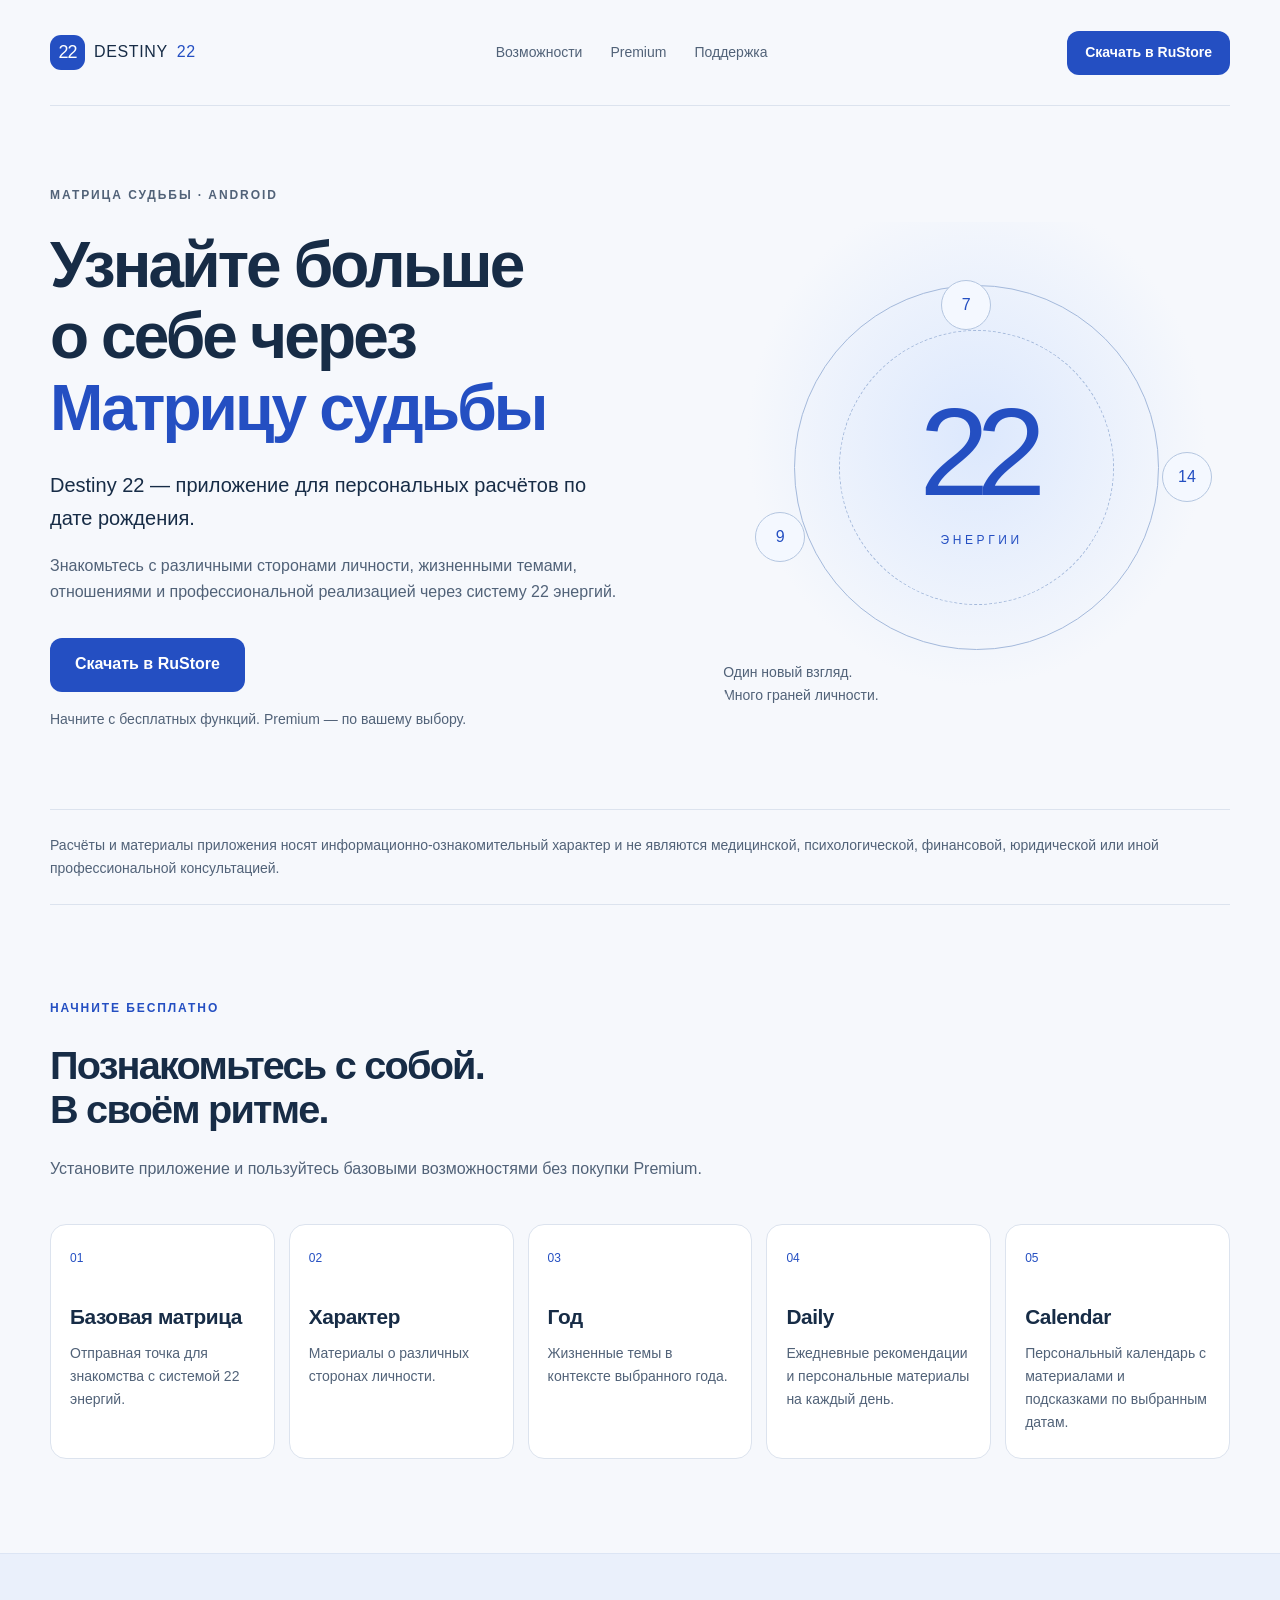
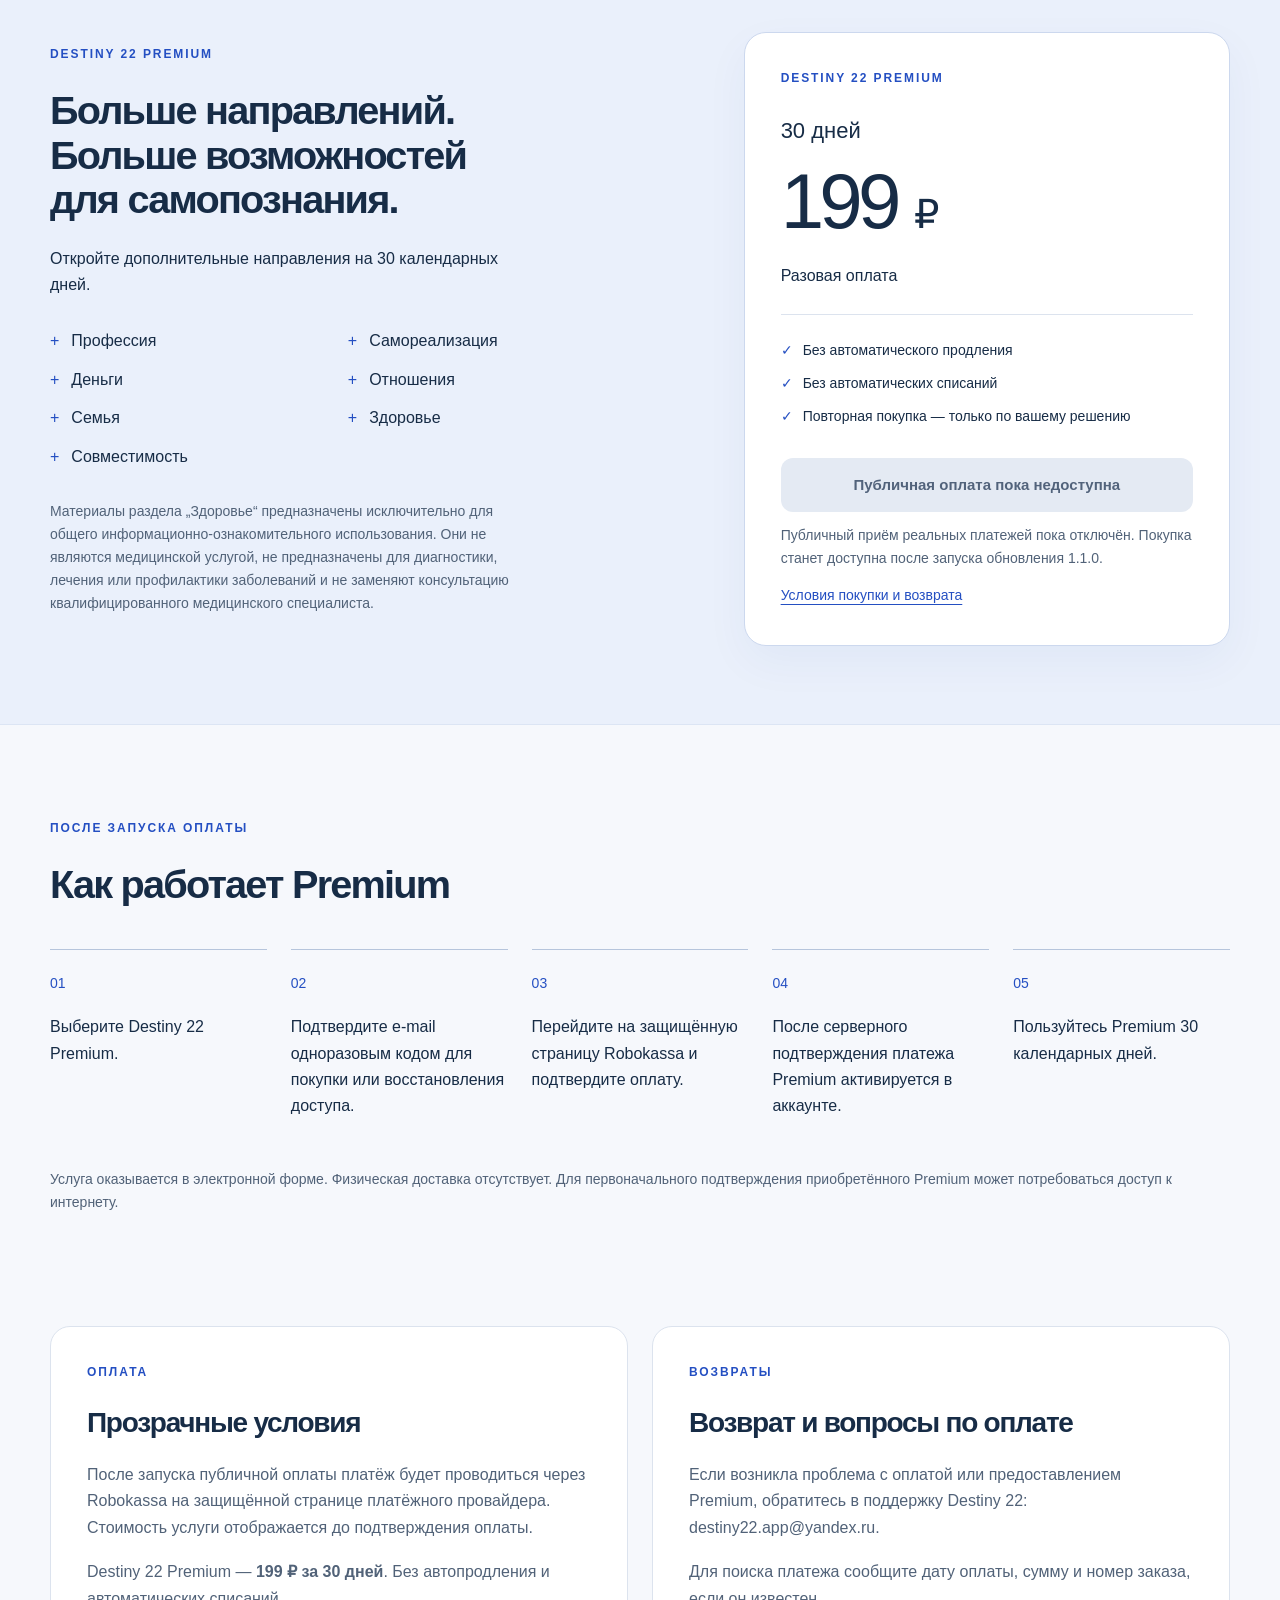
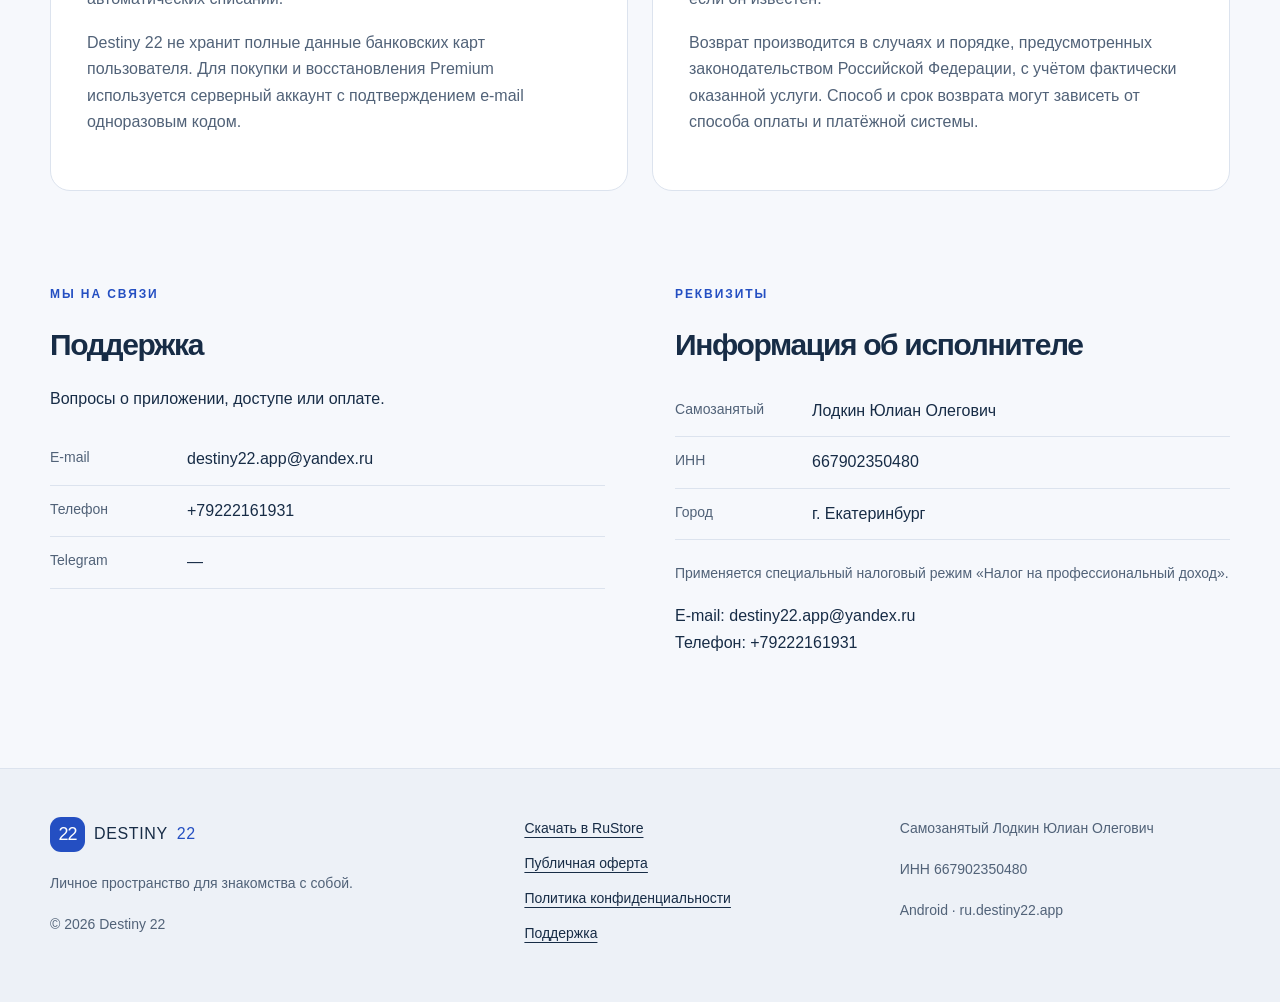
<file: index.html>
<!doctype html><html lang="ru"><head><meta charset="utf-8"><meta name="viewport" content="width=device-width, initial-scale=1"><title>Destiny 22 — Матрица судьбы</title><meta name="description" content="Destiny 22 — Android-приложение для персональных расчётов по системе 22 энергий. Бесплатные функции и Premium-доступ."><meta property="og:type" content="website"><meta property="og:locale" content="ru_RU"><meta property="og:site_name" content="Destiny 22"><meta property="og:title" content="Destiny 22 — Матрица судьбы"><meta property="og:description" content="Destiny 22 — Android-приложение для персональных расчётов по системе 22 энергий. Бесплатные функции и Premium-доступ."><meta name="theme-color" content="#f6f8fc"><link rel="icon" href="assets/favicon.svg" type="image/svg+xml"><link rel="stylesheet" href="assets/style.css"><script src="assets/config.js" defer></script><script src="assets/site.js" defer></script></head><body><a class="skip" href="#main">К содержанию</a><header class="header wrap"><a class="brand" href="index.html" aria-label="Destiny 22 — главная"><span class="mark">22</span> DESTINY <b>22</b></a><nav aria-label="Основная навигация"><a href="index.html#features">Возможности</a><a href="index.html#premium">Premium</a><a href="index.html#support">Поддержка</a></nav><a class="button small" href="https://www.rustore.ru/catalog/app/ru.destiny22.app" target="_blank" rel="noopener noreferrer">Скачать в RuStore</a></header>
<main id="main"><section class="hero wrap"><div class="hero-copy"><p class="eyebrow">МАТРИЦА СУДЬБЫ · ANDROID</p><h1>Узнайте больше<br>о себе через<br><span>Матрицу судьбы</span></h1><p class="lead">Destiny 22 — приложение для персональных расчётов по дате рождения.</p><p>Знакомьтесь с различными сторонами личности, жизненными темами, отношениями и профессиональной реализацией через систему 22 энергий.</p><a class="button" href="https://www.rustore.ru/catalog/app/ru.destiny22.app" target="_blank" rel="noopener noreferrer">Скачать в RuStore</a><p class="fine">Начните с бесплатных функций. Premium — по вашему выбору.</p></div><div class="hero-art" aria-hidden="true"><div class="orbit orbit-one"></div><div class="orbit orbit-two"></div><span class="energy e1">7</span><span class="energy e2">14</span><span class="energy e3">9</span><div class="center-number">22<small>ЭНЕРГИИ</small></div><div class="art-label">Один новый взгляд.<br>Много граней личности.</div></div></section>
<div class="wrap"><p class="disclaimer">Расчёты и материалы приложения носят информационно-ознакомительный характер и не являются медицинской, психологической, финансовой, юридической или иной профессиональной консультацией.</p></div>
<section class="section wrap" id="features"><div class="section-heading"><p class="eyebrow">НАЧНИТЕ БЕСПЛАТНО</p><h2>Познакомьтесь с собой.<br>В своём ритме.</h2><p>Установите приложение и пользуйтесь базовыми возможностями без покупки Premium.</p></div><div class="free-grid"><article class="feature"><span class="feature-num">01</span><h3>Базовая матрица</h3><p>Отправная точка для знакомства с системой 22 энергий.</p></article><article class="feature"><span class="feature-num">02</span><h3>Характер</h3><p>Материалы о различных сторонах личности.</p></article><article class="feature"><span class="feature-num">03</span><h3>Год</h3><p>Жизненные темы в контексте выбранного года.</p></article><article class="feature"><span class="feature-num">04</span><h3>Daily</h3><p>Ежедневные рекомендации и персональные материалы на каждый день.</p></article><article class="feature"><span class="feature-num">05</span><h3>Calendar</h3><p>Персональный календарь с материалами и подсказками по выбранным датам.</p></article>
</div></section><section class="premium-section" id="premium"><div class="wrap premium-grid"><div><p class="eyebrow">DESTINY 22 PREMIUM</p><h2>Больше направлений.<br>Больше возможностей<br>для самопознания.</h2><p>Откройте дополнительные направления на 30 календарных дней.</p><ul class="premium-features"><li>Профессия</li><li>Самореализация</li><li>Деньги</li><li>Отношения</li><li>Семья</li><li>Здоровье</li><li>Совместимость</li>
</ul><p class="fine">Материалы раздела „Здоровье“ предназначены исключительно для общего информационно-ознакомительного использования. Они не являются медицинской услугой, не предназначены для диагностики, лечения или профилактики заболеваний и не заменяют консультацию квалифицированного медицинского специалиста.</p></div><article class="price-card"><p class="eyebrow">DESTINY 22 PREMIUM</p><p class="duration">30 дней</p><p class="price">199 <span>₽</span></p><p>Разовая оплата</p><div class="price-divider"></div><ul class="checks"><li>Без автоматического продления</li><li>Без автоматических списаний</li><li>Повторная покупка — только по вашему решению</li></ul><div id="payment-slot"><button class="button payment-button" disabled aria-describedby="payment-status">Публичная оплата пока недоступна</button></div><p class="fine" id="payment-status">Публичный приём реальных платежей пока отключён. Покупка станет доступна после запуска обновления 1.1.0.</p><a class="text-link" href="offer/index.html">Условия покупки и возврата</a></article></div></section>
<section class="section wrap" id="how"><div class="section-heading"><p class="eyebrow">ПОСЛЕ ЗАПУСКА ОПЛАТЫ</p><h2>Как работает Premium</h2></div><ol class="steps"><li><span>01</span><p>Выберите Destiny 22 Premium.</p></li><li><span>02</span><p>Подтвердите e-mail одноразовым кодом для покупки или восстановления доступа.</p></li><li><span>03</span><p>Перейдите на защищённую страницу Robokassa и подтвердите оплату.</p></li><li><span>04</span><p>После серверного подтверждения платежа Premium активируется в аккаунте.</p></li><li><span>05</span><p>Пользуйтесь Premium 30 календарных дней.</p></li>
</ol><p class="fine">Услуга оказывается в электронной форме. Физическая доставка отсутствует. Для первоначального подтверждения приобретённого Premium может потребоваться доступ к интернету.</p></section>
<section class="wrap info-grid"><article class="info-card"><p class="eyebrow">ОПЛАТА</p><h2>Прозрачные условия</h2><p>После запуска публичной оплаты платёж будет проводиться через Robokassa на защищённой странице платёжного провайдера. Стоимость услуги отображается до подтверждения оплаты.</p><p>Destiny 22 Premium — <strong>199 ₽ за 30 дней</strong>. Без автопродления и автоматических списаний.</p><p>Destiny 22 не хранит полные данные банковских карт пользователя. Для покупки и восстановления Premium используется серверный аккаунт с подтверждением e-mail одноразовым кодом.</p></article><article class="info-card" id="refunds"><p class="eyebrow">ВОЗВРАТЫ</p><h2>Возврат и вопросы по оплате</h2><p>Если возникла проблема с оплатой или предоставлением Premium, обратитесь в поддержку Destiny 22: <span data-contact="email">destiny22.app@yandex.ru</span>.</p><p>Для поиска платежа сообщите дату оплаты, сумму и номер заказа, если он известен.</p><p>Возврат производится в случаях и порядке, предусмотренных законодательством Российской Федерации, с учётом фактически оказанной услуги. Способ и срок возврата могут зависеть от способа оплаты и платёжной системы.</p></article></section>
<section class="section wrap contact-grid"><article id="support"><p class="eyebrow">МЫ НА СВЯЗИ</p><h2>Поддержка</h2><p>Вопросы о приложении, доступе или оплате.</p><dl class="details"><div><dt>E-mail</dt><dd><span data-contact="email">destiny22.app@yandex.ru</span></dd></div><div><dt>Телефон</dt><dd><span data-contact="phone">+79222161931</span></dd></div><div><dt>Telegram</dt><dd><span data-contact="telegram">—</span></dd></div></dl></article><article><p class="eyebrow">РЕКВИЗИТЫ</p><h2>Информация об исполнителе</h2><dl class="details"><div><dt>Самозанятый</dt><dd data-field="fullName">Лодкин Юлиан Олегович</dd></div><div><dt>ИНН</dt><dd data-field="inn">667902350480</dd></div><div><dt>Город</dt><dd data-field="city">г. Екатеринбург</dd></div></dl><p class="fine">Применяется специальный налоговый режим «Налог на профессиональный доход».</p><p>E-mail: <span data-contact="email">destiny22.app@yandex.ru</span><br>Телефон: <span data-contact="phone">+79222161931</span></p></article></section></main><footer class="footer"><div class="wrap footer-grid"><div><a class="brand" href="index.html"><span class="mark">22</span> DESTINY <b>22</b></a><p>Личное пространство для знакомства с собой.</p><p class="fine">© 2026 Destiny 22</p></div><nav aria-label="Ссылки в подвале"><a href="https://www.rustore.ru/catalog/app/ru.destiny22.app" target="_blank" rel="noopener noreferrer">Скачать в RuStore</a><a href="offer/index.html">Публичная оферта</a><a href="privacy/index.html">Политика конфиденциальности</a><a href="index.html#support">Поддержка</a></nav><div><p>Самозанятый <span data-field="fullName">Лодкин Юлиан Олегович</span></p><p>ИНН <span data-field="inn">667902350480</span></p><p class="fine">Android · ru.destiny22.app</p></div></div></footer></body></html>
</file>
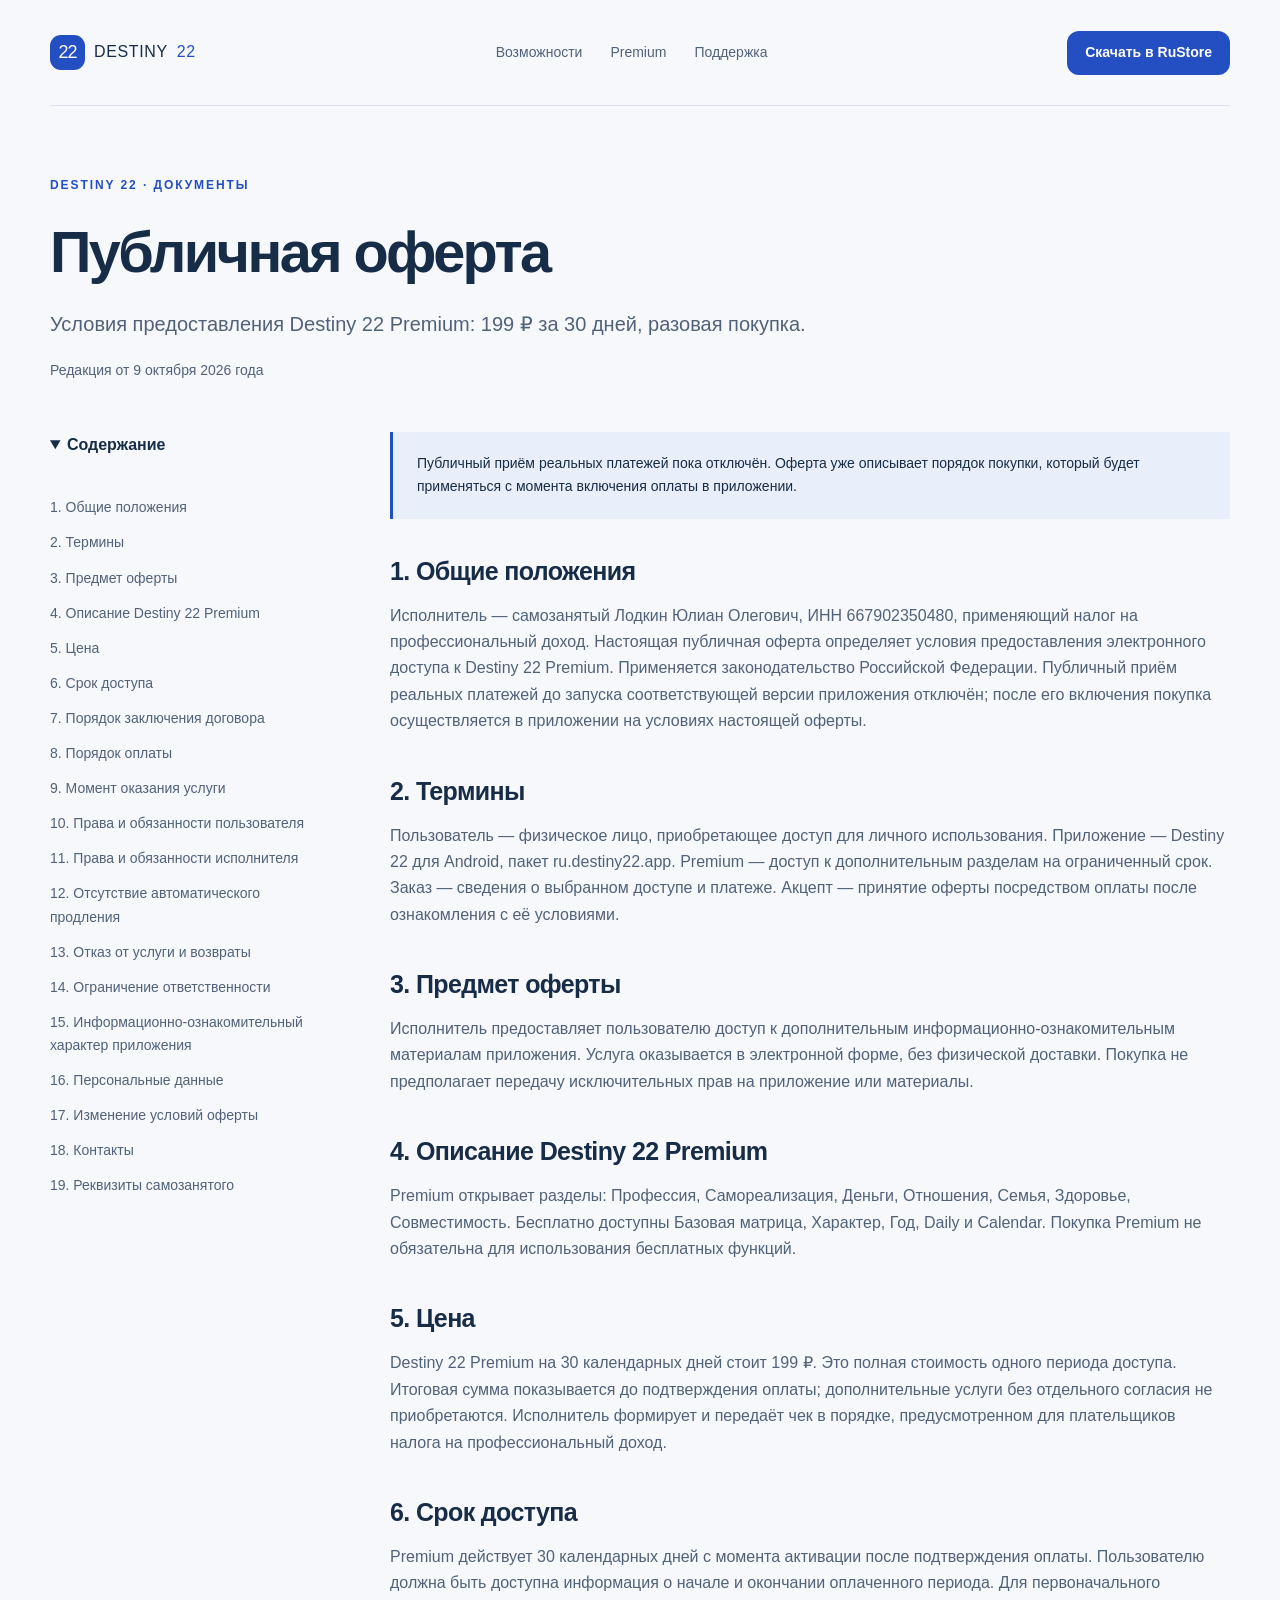
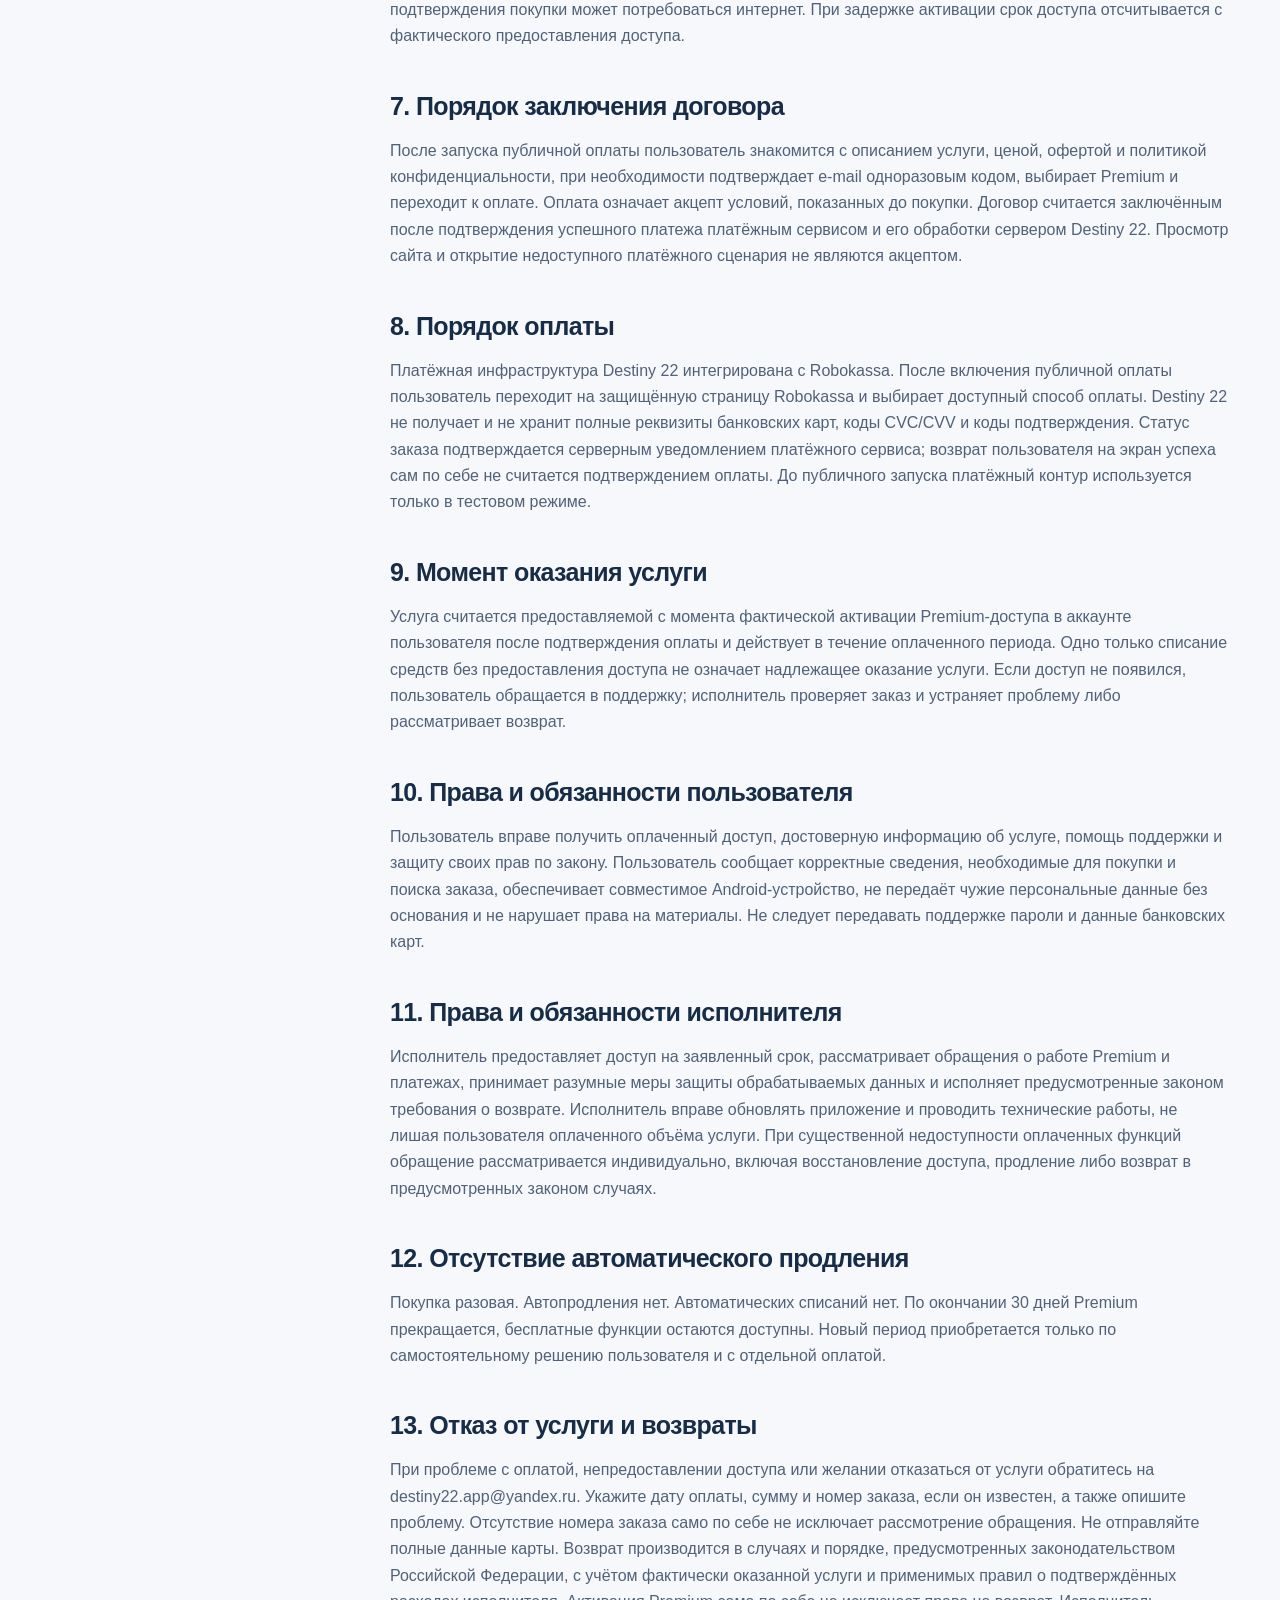
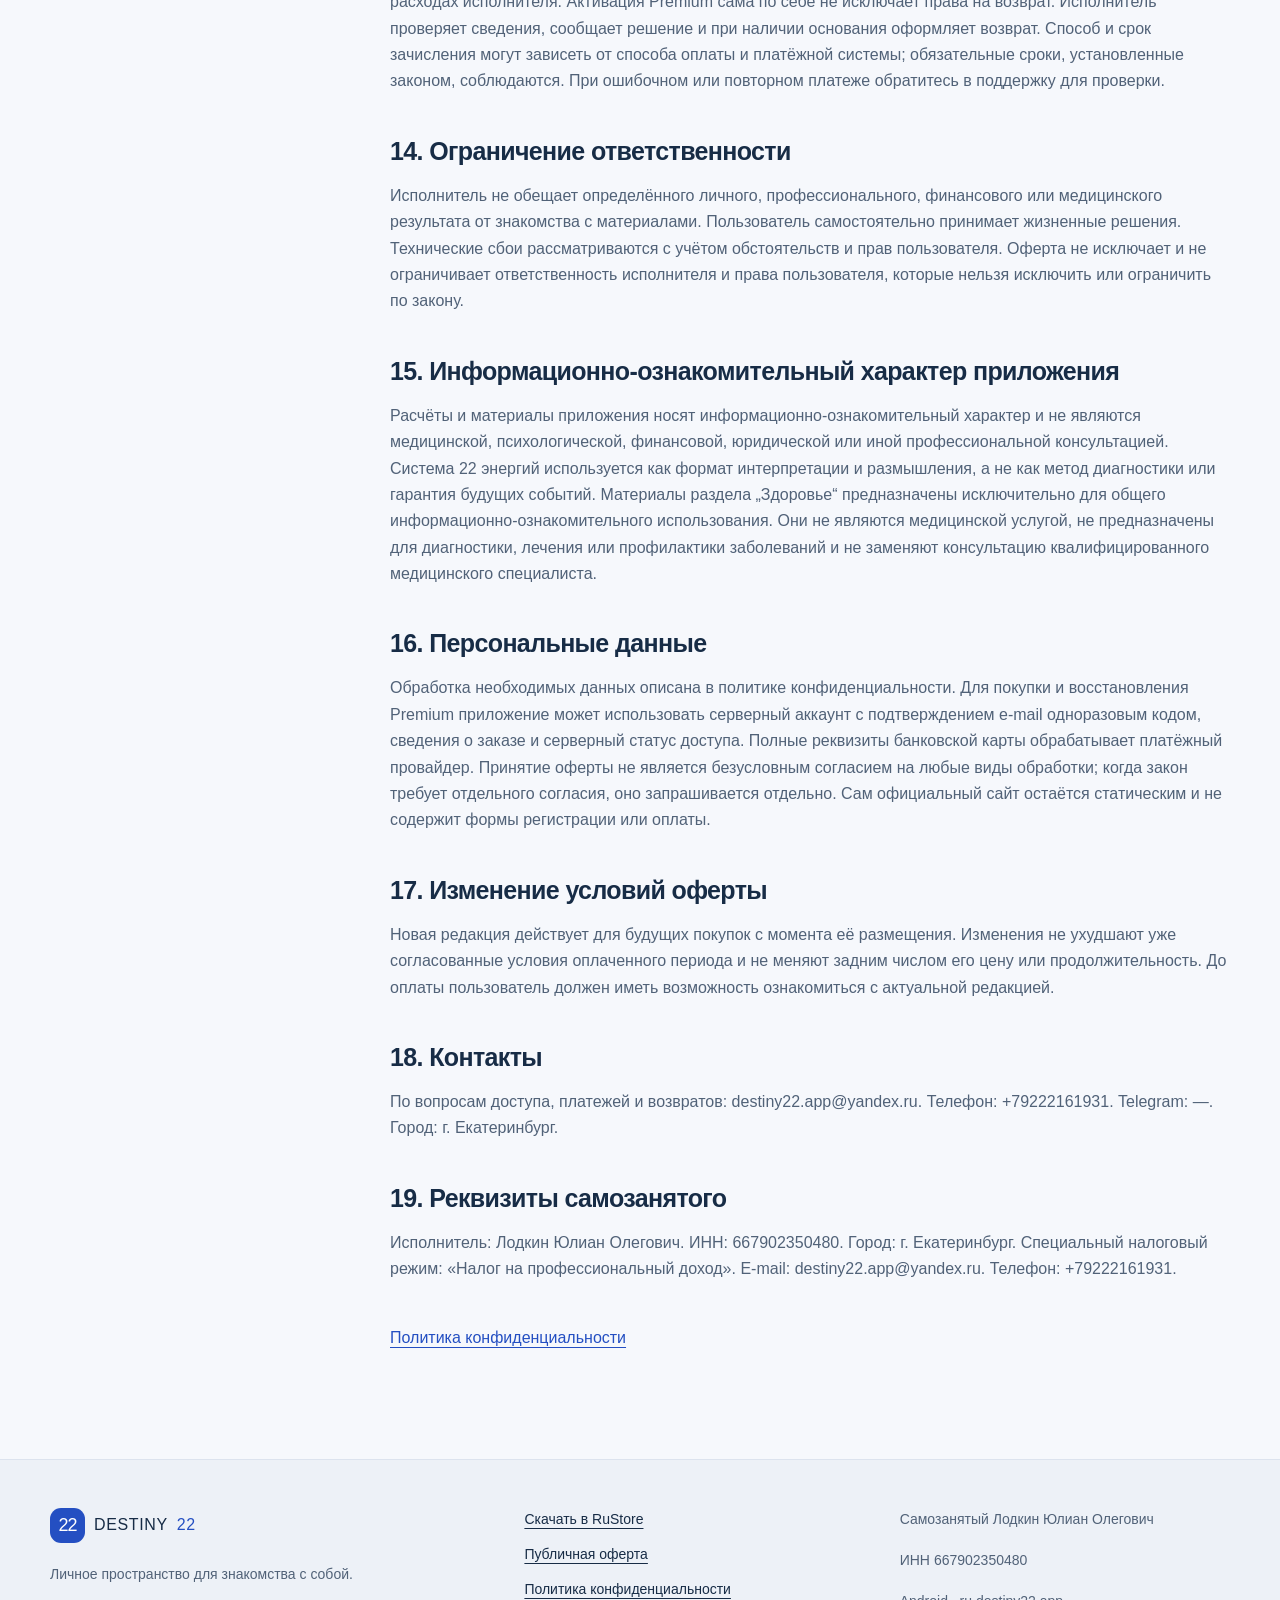
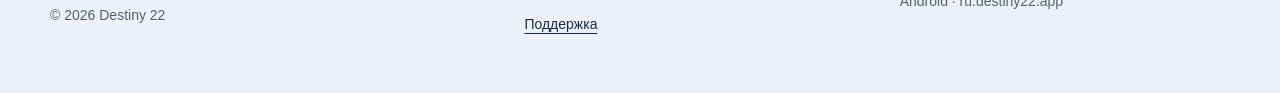
<file: offer/index.html>
<!doctype html><html lang="ru"><head><meta charset="utf-8"><meta name="viewport" content="width=device-width, initial-scale=1"><title>Публичная оферта — Destiny 22</title><meta name="description" content="Условия предоставления Destiny 22 Premium: 199 ₽ за 30 дней, разовая покупка."><meta property="og:type" content="website"><meta property="og:locale" content="ru_RU"><meta property="og:site_name" content="Destiny 22"><meta property="og:title" content="Публичная оферта — Destiny 22"><meta property="og:description" content="Условия предоставления Destiny 22 Premium: 199 ₽ за 30 дней, разовая покупка."><meta name="theme-color" content="#f6f8fc"><link rel="icon" href="../assets/favicon.svg" type="image/svg+xml"><link rel="stylesheet" href="../assets/style.css"><script src="../assets/config.js" defer></script><script src="../assets/site.js" defer></script></head><body><a class="skip" href="#main">К содержанию</a><header class="header wrap"><a class="brand" href="../index.html" aria-label="Destiny 22 — главная"><span class="mark">22</span> DESTINY <b>22</b></a><nav aria-label="Основная навигация"><a href="../index.html#features">Возможности</a><a href="../index.html#premium">Premium</a><a href="../index.html#support">Поддержка</a></nav><a class="button small" href="https://www.rustore.ru/catalog/app/ru.destiny22.app" target="_blank" rel="noopener noreferrer">Скачать в RuStore</a></header><main id="main" class="wrap legal"><p class="eyebrow">DESTINY 22 · ДОКУМЕНТЫ</p><h1>Публичная оферта</h1><p class="lead">Условия предоставления Destiny 22 Premium: 199 ₽ за 30 дней, разовая покупка.</p><p class="fine">Редакция от 9 октября 2026 года</p><div class="legal-layout"><aside><details open><summary>Содержание</summary><nav aria-label="Содержание документа"><a href="#section-1">1. Общие положения</a><a href="#section-2">2. Термины</a><a href="#section-3">3. Предмет оферты</a><a href="#section-4">4. Описание Destiny 22 Premium</a><a href="#section-5">5. Цена</a><a href="#section-6">6. Срок доступа</a><a href="#section-7">7. Порядок заключения договора</a><a href="#section-8">8. Порядок оплаты</a><a href="#section-9">9. Момент оказания услуги</a><a href="#section-10">10. Права и обязанности пользователя</a><a href="#section-11">11. Права и обязанности исполнителя</a><a href="#section-12">12. Отсутствие автоматического продления</a><a href="#section-13">13. Отказ от услуги и возвраты</a><a href="#section-14">14. Ограничение ответственности</a><a href="#section-15">15. Информационно-ознакомительный характер приложения</a><a href="#section-16">16. Персональные данные</a><a href="#section-17">17. Изменение условий оферты</a><a href="#section-18">18. Контакты</a><a href="#section-19">19. Реквизиты самозанятого</a></nav></details></aside><article class="legal-body"><div class="notice">Публичный приём реальных платежей пока отключён. Оферта уже описывает порядок покупки, который будет применяться с момента включения оплаты в приложении.</div><section id="section-1"><h2>1. Общие положения</h2><p>Исполнитель — самозанятый Лодкин Юлиан Олегович, ИНН 667902350480, применяющий налог на профессиональный доход. Настоящая публичная оферта определяет условия предоставления электронного доступа к Destiny 22 Premium. Применяется законодательство Российской Федерации. Публичный приём реальных платежей до запуска соответствующей версии приложения отключён; после его включения покупка осуществляется в приложении на условиях настоящей оферты.</p></section><section id="section-2"><h2>2. Термины</h2><p>Пользователь — физическое лицо, приобретающее доступ для личного использования. Приложение — Destiny 22 для Android, пакет ru.destiny22.app. Premium — доступ к дополнительным разделам на ограниченный срок. Заказ — сведения о выбранном доступе и платеже. Акцепт — принятие оферты посредством оплаты после ознакомления с её условиями.</p></section><section id="section-3"><h2>3. Предмет оферты</h2><p>Исполнитель предоставляет пользователю доступ к дополнительным информационно-ознакомительным материалам приложения. Услуга оказывается в электронной форме, без физической доставки. Покупка не предполагает передачу исключительных прав на приложение или материалы.</p></section><section id="section-4"><h2>4. Описание Destiny 22 Premium</h2><p>Premium открывает разделы: Профессия, Самореализация, Деньги, Отношения, Семья, Здоровье, Совместимость. Бесплатно доступны Базовая матрица, Характер, Год, Daily и Calendar. Покупка Premium не обязательна для использования бесплатных функций.</p></section><section id="section-5"><h2>5. Цена</h2><p>Destiny 22 Premium на 30 календарных дней стоит 199 ₽. Это полная стоимость одного периода доступа. Итоговая сумма показывается до подтверждения оплаты; дополнительные услуги без отдельного согласия не приобретаются. Исполнитель формирует и передаёт чек в порядке, предусмотренном для плательщиков налога на профессиональный доход.</p></section><section id="section-6"><h2>6. Срок доступа</h2><p>Premium действует 30 календарных дней с момента активации после подтверждения оплаты. Пользователю должна быть доступна информация о начале и окончании оплаченного периода. Для первоначального подтверждения покупки может потребоваться интернет. При задержке активации срок доступа отсчитывается с фактического предоставления доступа.</p></section><section id="section-7"><h2>7. Порядок заключения договора</h2><p>После запуска публичной оплаты пользователь знакомится с описанием услуги, ценой, офертой и политикой конфиденциальности, при необходимости подтверждает e-mail одноразовым кодом, выбирает Premium и переходит к оплате. Оплата означает акцепт условий, показанных до покупки. Договор считается заключённым после подтверждения успешного платежа платёжным сервисом и его обработки сервером Destiny 22. Просмотр сайта и открытие недоступного платёжного сценария не являются акцептом.</p></section><section id="section-8"><h2>8. Порядок оплаты</h2><p>Платёжная инфраструктура Destiny 22 интегрирована с Robokassa. После включения публичной оплаты пользователь переходит на защищённую страницу Robokassa и выбирает доступный способ оплаты. Destiny 22 не получает и не хранит полные реквизиты банковских карт, коды CVC/CVV и коды подтверждения. Статус заказа подтверждается серверным уведомлением платёжного сервиса; возврат пользователя на экран успеха сам по себе не считается подтверждением оплаты. До публичного запуска платёжный контур используется только в тестовом режиме.</p></section><section id="section-9"><h2>9. Момент оказания услуги</h2><p>Услуга считается предоставляемой с момента фактической активации Premium-доступа в аккаунте пользователя после подтверждения оплаты и действует в течение оплаченного периода. Одно только списание средств без предоставления доступа не означает надлежащее оказание услуги. Если доступ не появился, пользователь обращается в поддержку; исполнитель проверяет заказ и устраняет проблему либо рассматривает возврат.</p></section><section id="section-10"><h2>10. Права и обязанности пользователя</h2><p>Пользователь вправе получить оплаченный доступ, достоверную информацию об услуге, помощь поддержки и защиту своих прав по закону. Пользователь сообщает корректные сведения, необходимые для покупки и поиска заказа, обеспечивает совместимое Android-устройство, не передаёт чужие персональные данные без основания и не нарушает права на материалы. Не следует передавать поддержке пароли и данные банковских карт.</p></section><section id="section-11"><h2>11. Права и обязанности исполнителя</h2><p>Исполнитель предоставляет доступ на заявленный срок, рассматривает обращения о работе Premium и платежах, принимает разумные меры защиты обрабатываемых данных и исполняет предусмотренные законом требования о возврате. Исполнитель вправе обновлять приложение и проводить технические работы, не лишая пользователя оплаченного объёма услуги. При существенной недоступности оплаченных функций обращение рассматривается индивидуально, включая восстановление доступа, продление либо возврат в предусмотренных законом случаях.</p></section><section id="section-12"><h2>12. Отсутствие автоматического продления</h2><p>Покупка разовая. Автопродления нет. Автоматических списаний нет. По окончании 30 дней Premium прекращается, бесплатные функции остаются доступны. Новый период приобретается только по самостоятельному решению пользователя и с отдельной оплатой.</p></section><section id="section-13"><h2>13. Отказ от услуги и возвраты</h2><p>При проблеме с оплатой, непредоставлении доступа или желании отказаться от услуги обратитесь на destiny22.app@yandex.ru. Укажите дату оплаты, сумму и номер заказа, если он известен, а также опишите проблему. Отсутствие номера заказа само по себе не исключает рассмотрение обращения. Не отправляйте полные данные карты. Возврат производится в случаях и порядке, предусмотренных законодательством Российской Федерации, с учётом фактически оказанной услуги и применимых правил о подтверждённых расходах исполнителя. Активация Premium сама по себе не исключает права на возврат. Исполнитель проверяет сведения, сообщает решение и при наличии основания оформляет возврат. Способ и срок зачисления могут зависеть от способа оплаты и платёжной системы; обязательные сроки, установленные законом, соблюдаются. При ошибочном или повторном платеже обратитесь в поддержку для проверки.</p></section><section id="section-14"><h2>14. Ограничение ответственности</h2><p>Исполнитель не обещает определённого личного, профессионального, финансового или медицинского результата от знакомства с материалами. Пользователь самостоятельно принимает жизненные решения. Технические сбои рассматриваются с учётом обстоятельств и прав пользователя. Оферта не исключает и не ограничивает ответственность исполнителя и права пользователя, которые нельзя исключить или ограничить по закону.</p></section><section id="section-15"><h2>15. Информационно-ознакомительный характер приложения</h2><p>Расчёты и материалы приложения носят информационно-ознакомительный характер и не являются медицинской, психологической, финансовой, юридической или иной профессиональной консультацией. Система 22 энергий используется как формат интерпретации и размышления, а не как метод диагностики или гарантия будущих событий. Материалы раздела „Здоровье“ предназначены исключительно для общего информационно-ознакомительного использования. Они не являются медицинской услугой, не предназначены для диагностики, лечения или профилактики заболеваний и не заменяют консультацию квалифицированного медицинского специалиста.</p></section><section id="section-16"><h2>16. Персональные данные</h2><p>Обработка необходимых данных описана в политике конфиденциальности. Для покупки и восстановления Premium приложение может использовать серверный аккаунт с подтверждением e-mail одноразовым кодом, сведения о заказе и серверный статус доступа. Полные реквизиты банковской карты обрабатывает платёжный провайдер. Принятие оферты не является безусловным согласием на любые виды обработки; когда закон требует отдельного согласия, оно запрашивается отдельно. Сам официальный сайт остаётся статическим и не содержит формы регистрации или оплаты.</p></section><section id="section-17"><h2>17. Изменение условий оферты</h2><p>Новая редакция действует для будущих покупок с момента её размещения. Изменения не ухудшают уже согласованные условия оплаченного периода и не меняют задним числом его цену или продолжительность. До оплаты пользователь должен иметь возможность ознакомиться с актуальной редакцией.</p></section><section id="section-18"><h2>18. Контакты</h2><p>По вопросам доступа, платежей и возвратов: destiny22.app@yandex.ru. Телефон: +79222161931. Telegram: —. Город: г. Екатеринбург.</p></section><section id="section-19"><h2>19. Реквизиты самозанятого</h2><p>Исполнитель: Лодкин Юлиан Олегович. ИНН: 667902350480. Город: г. Екатеринбург. Специальный налоговый режим: «Налог на профессиональный доход». E-mail: destiny22.app@yandex.ru. Телефон: +79222161931.</p></section><p><a href="../privacy/index.html">Политика конфиденциальности</a></p></article></div></main><footer class="footer"><div class="wrap footer-grid"><div><a class="brand" href="../index.html"><span class="mark">22</span> DESTINY <b>22</b></a><p>Личное пространство для знакомства с собой.</p><p class="fine">© 2026 Destiny 22</p></div><nav aria-label="Ссылки в подвале"><a href="https://www.rustore.ru/catalog/app/ru.destiny22.app" target="_blank" rel="noopener noreferrer">Скачать в RuStore</a><a href="../offer/index.html">Публичная оферта</a><a href="../privacy/index.html">Политика конфиденциальности</a><a href="../index.html#support">Поддержка</a></nav><div><p>Самозанятый <span data-field="fullName">Лодкин Юлиан Олегович</span></p><p>ИНН <span data-field="inn">667902350480</span></p><p class="fine">Android · ru.destiny22.app</p></div></div></footer></body></html>
</file>
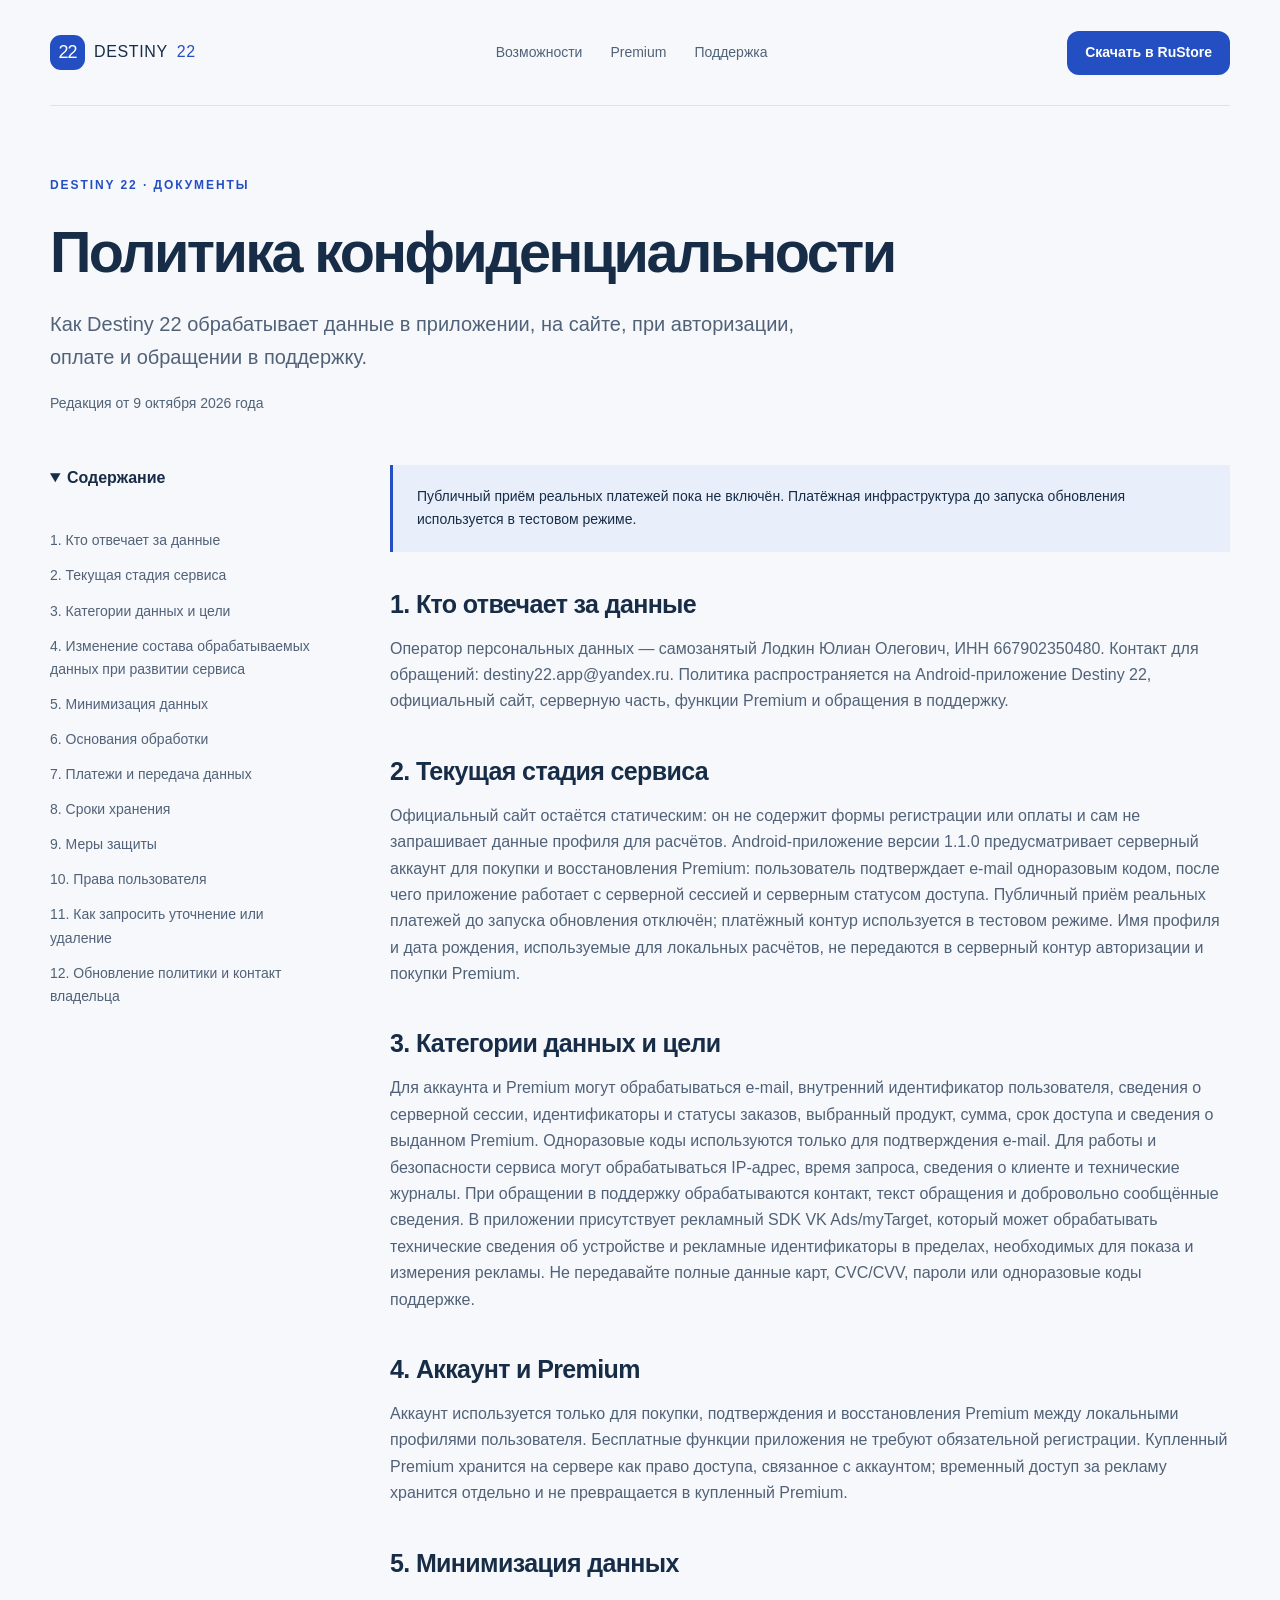
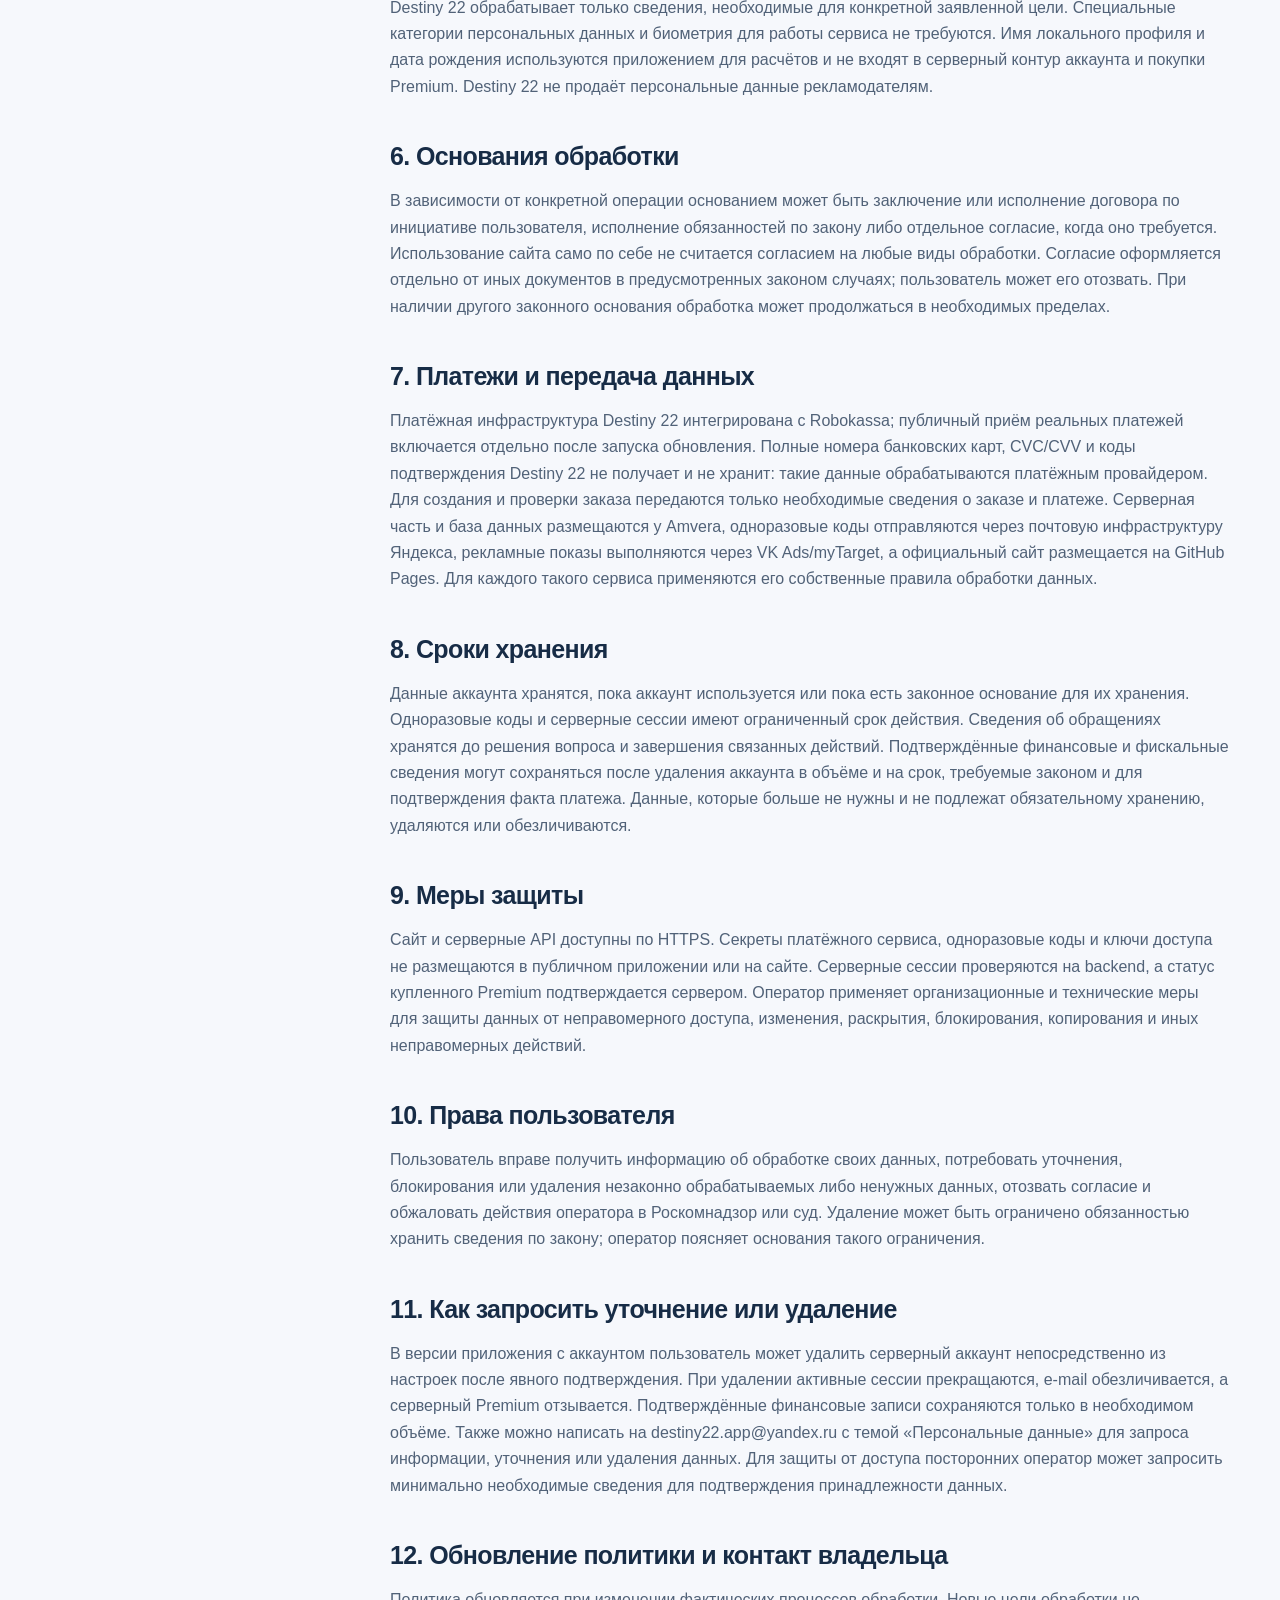
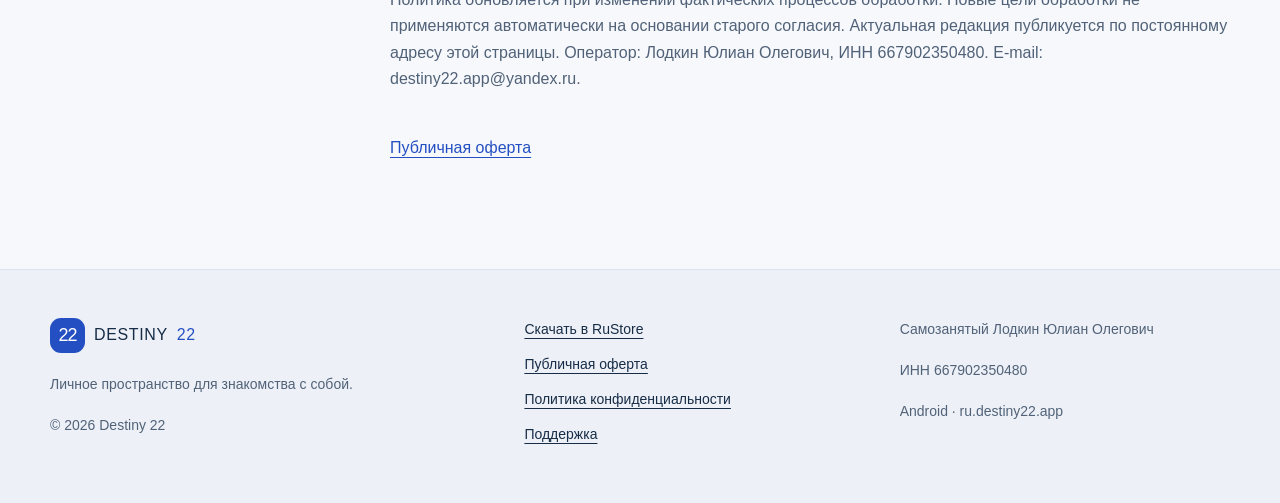
<file: privacy/index.html>
<!doctype html><html lang="ru"><head><meta charset="utf-8"><meta name="viewport" content="width=device-width, initial-scale=1"><title>Политика конфиденциальности — Destiny 22</title><meta name="description" content="Как Destiny 22 обрабатывает данные в приложении, на сайте, при авторизации, оплате и обращении в поддержку."><meta property="og:type" content="website"><meta property="og:locale" content="ru_RU"><meta property="og:site_name" content="Destiny 22"><meta property="og:title" content="Политика конфиденциальности — Destiny 22"><meta property="og:description" content="Как используются данные на текущем сайте и при обращении в поддержку."><meta name="theme-color" content="#f6f8fc"><link rel="icon" href="../assets/favicon.svg" type="image/svg+xml"><link rel="stylesheet" href="../assets/style.css"><script src="../assets/config.js" defer></script><script src="../assets/site.js" defer></script></head><body><a class="skip" href="#main">К содержанию</a><header class="header wrap"><a class="brand" href="../index.html" aria-label="Destiny 22 — главная"><span class="mark">22</span> DESTINY <b>22</b></a><nav aria-label="Основная навигация"><a href="../index.html#features">Возможности</a><a href="../index.html#premium">Premium</a><a href="../index.html#support">Поддержка</a></nav><a class="button small" href="https://www.rustore.ru/catalog/app/ru.destiny22.app" target="_blank" rel="noopener noreferrer">Скачать в RuStore</a></header><main id="main" class="wrap legal"><p class="eyebrow">DESTINY 22 · ДОКУМЕНТЫ</p><h1>Политика конфиденциальности</h1><p class="lead">Как Destiny 22 обрабатывает данные в приложении, на сайте, при авторизации, оплате и обращении в поддержку.</p><p class="fine">Редакция от 9 октября 2026 года</p><div class="legal-layout"><aside><details open><summary>Содержание</summary><nav aria-label="Содержание документа"><a href="#section-1">1. Кто отвечает за данные</a><a href="#section-2">2. Текущая стадия сервиса</a><a href="#section-3">3. Категории данных и цели</a><a href="#section-4">4. Изменение состава обрабатываемых данных при развитии сервиса</a><a href="#section-5">5. Минимизация данных</a><a href="#section-6">6. Основания обработки</a><a href="#section-7">7. Платежи и передача данных</a><a href="#section-8">8. Сроки хранения</a><a href="#section-9">9. Меры защиты</a><a href="#section-10">10. Права пользователя</a><a href="#section-11">11. Как запросить уточнение или удаление</a><a href="#section-12">12. Обновление политики и контакт владельца</a></nav></details></aside><article class="legal-body"><div class="notice">Публичный приём реальных платежей пока не включён. Платёжная инфраструктура до запуска обновления используется в тестовом режиме.</div><section id="section-1"><h2>1. Кто отвечает за данные</h2><p>Оператор персональных данных — самозанятый Лодкин Юлиан Олегович, ИНН 667902350480. Контакт для обращений: destiny22.app@yandex.ru. Политика распространяется на Android-приложение Destiny 22, официальный сайт, серверную часть, функции Premium и обращения в поддержку.</p></section><section id="section-2"><h2>2. Текущая стадия сервиса</h2><p>Официальный сайт остаётся статическим: он не содержит формы регистрации или оплаты и сам не запрашивает данные профиля для расчётов. Android-приложение версии 1.1.0 предусматривает серверный аккаунт для покупки и восстановления Premium: пользователь подтверждает e-mail одноразовым кодом, после чего приложение работает с серверной сессией и серверным статусом доступа. Публичный приём реальных платежей до запуска обновления отключён; платёжный контур используется в тестовом режиме. Имя профиля и дата рождения, используемые для локальных расчётов, не передаются в серверный контур авторизации и покупки Premium.</p></section><section id="section-3"><h2>3. Категории данных и цели</h2><p>Для аккаунта и Premium могут обрабатываться e-mail, внутренний идентификатор пользователя, сведения о серверной сессии, идентификаторы и статусы заказов, выбранный продукт, сумма, срок доступа и сведения о выданном Premium. Одноразовые коды используются только для подтверждения e-mail. Для работы и безопасности сервиса могут обрабатываться IP-адрес, время запроса, сведения о клиенте и технические журналы. При обращении в поддержку обрабатываются контакт, текст обращения и добровольно сообщённые сведения. В приложении присутствует рекламный SDK VK Ads/myTarget, который может обрабатывать технические сведения об устройстве и рекламные идентификаторы в пределах, необходимых для показа и измерения рекламы. Не передавайте полные данные карт, CVC/CVV, пароли или одноразовые коды поддержке.</p></section><section id="section-4"><h2>4. Аккаунт и Premium</h2><p>Аккаунт используется только для покупки, подтверждения и восстановления Premium между локальными профилями пользователя. Бесплатные функции приложения не требуют обязательной регистрации. Купленный Premium хранится на сервере как право доступа, связанное с аккаунтом; временный доступ за рекламу хранится отдельно и не превращается в купленный Premium.</p></section><section id="section-5"><h2>5. Минимизация данных</h2><p>Destiny 22 обрабатывает только сведения, необходимые для конкретной заявленной цели. Специальные категории персональных данных и биометрия для работы сервиса не требуются. Имя локального профиля и дата рождения используются приложением для расчётов и не входят в серверный контур аккаунта и покупки Premium. Destiny 22 не продаёт персональные данные рекламодателям.</p></section><section id="section-6"><h2>6. Основания обработки</h2><p>В зависимости от конкретной операции основанием может быть заключение или исполнение договора по инициативе пользователя, исполнение обязанностей по закону либо отдельное согласие, когда оно требуется. Использование сайта само по себе не считается согласием на любые виды обработки. Согласие оформляется отдельно от иных документов в предусмотренных законом случаях; пользователь может его отозвать. При наличии другого законного основания обработка может продолжаться в необходимых пределах.</p></section><section id="section-7"><h2>7. Платежи и передача данных</h2><p>Платёжная инфраструктура Destiny 22 интегрирована с Robokassa; публичный приём реальных платежей включается отдельно после запуска обновления. Полные номера банковских карт, CVC/CVV и коды подтверждения Destiny 22 не получает и не хранит: такие данные обрабатываются платёжным провайдером. Для создания и проверки заказа передаются только необходимые сведения о заказе и платеже. Серверная часть и база данных размещаются у Amvera, одноразовые коды отправляются через почтовую инфраструктуру Яндекса, рекламные показы выполняются через VK Ads/myTarget, а официальный сайт размещается на GitHub Pages. Для каждого такого сервиса применяются его собственные правила обработки данных.</p></section><section id="section-8"><h2>8. Сроки хранения</h2><p>Данные аккаунта хранятся, пока аккаунт используется или пока есть законное основание для их хранения. Одноразовые коды и серверные сессии имеют ограниченный срок действия. Сведения об обращениях хранятся до решения вопроса и завершения связанных действий. Подтверждённые финансовые и фискальные сведения могут сохраняться после удаления аккаунта в объёме и на срок, требуемые законом и для подтверждения факта платежа. Данные, которые больше не нужны и не подлежат обязательному хранению, удаляются или обезличиваются.</p></section><section id="section-9"><h2>9. Меры защиты</h2><p>Сайт и серверные API доступны по HTTPS. Секреты платёжного сервиса, одноразовые коды и ключи доступа не размещаются в публичном приложении или на сайте. Серверные сессии проверяются на backend, а статус купленного Premium подтверждается сервером. Оператор применяет организационные и технические меры для защиты данных от неправомерного доступа, изменения, раскрытия, блокирования, копирования и иных неправомерных действий.</p></section><section id="section-10"><h2>10. Права пользователя</h2><p>Пользователь вправе получить информацию об обработке своих данных, потребовать уточнения, блокирования или удаления незаконно обрабатываемых либо ненужных данных, отозвать согласие и обжаловать действия оператора в Роскомнадзор или суд. Удаление может быть ограничено обязанностью хранить сведения по закону; оператор поясняет основания такого ограничения.</p></section><section id="section-11"><h2>11. Как запросить уточнение или удаление</h2><p>В версии приложения с аккаунтом пользователь может удалить серверный аккаунт непосредственно из настроек после явного подтверждения. При удалении активные сессии прекращаются, e-mail обезличивается, а серверный Premium отзывается. Подтверждённые финансовые записи сохраняются только в необходимом объёме. Также можно написать на destiny22.app@yandex.ru с темой «Персональные данные» для запроса информации, уточнения или удаления данных. Для защиты от доступа посторонних оператор может запросить минимально необходимые сведения для подтверждения принадлежности данных.</p></section><section id="section-12"><h2>12. Обновление политики и контакт владельца</h2><p>Политика обновляется при изменении фактических процессов обработки. Новые цели обработки не применяются автоматически на основании старого согласия. Актуальная редакция публикуется по постоянному адресу этой страницы. Оператор: Лодкин Юлиан Олегович, ИНН 667902350480. E-mail: destiny22.app@yandex.ru.</p></section><p><a href="../offer/index.html">Публичная оферта</a></p></article></div></main><footer class="footer"><div class="wrap footer-grid"><div><a class="brand" href="../index.html"><span class="mark">22</span> DESTINY <b>22</b></a><p>Личное пространство для знакомства с собой.</p><p class="fine">© 2026 Destiny 22</p></div><nav aria-label="Ссылки в подвале"><a href="https://www.rustore.ru/catalog/app/ru.destiny22.app" target="_blank" rel="noopener noreferrer">Скачать в RuStore</a><a href="../offer/index.html">Публичная оферта</a><a href="../privacy/index.html">Политика конфиденциальности</a><a href="../index.html#support">Поддержка</a></nav><div><p>Самозанятый <span data-field="fullName">Лодкин Юлиан Олегович</span></p><p>ИНН <span data-field="inn">667902350480</span></p><p class="fine">Android · ru.destiny22.app</p></div></div></footer></body></html>
</file>
<file: assets/style.css>
:root{--ink:#172c46;--muted:#516278;--blue:#244fc2;--line:#dce3ee;--bg:#f6f8fc}*{box-sizing:border-box}html{scroll-behavior:smooth;scroll-padding-top:30px}body{margin:0;background:var(--bg);color:var(--ink);font-family:Arial,Helvetica,sans-serif;font-size:16px;line-height:1.65}a{color:var(--blue);text-underline-offset:4px}button,a{-webkit-tap-highlight-color:transparent}a:focus-visible,button:focus-visible,summary:focus-visible{outline:3px solid #bd5800;outline-offset:5px}p{margin:0 0 18px}h1,h2,h3{line-height:1.12;letter-spacing:-.045em;margin:0 0 24px}h1{font-size:clamp(2.7rem,5vw,4.65rem);font-weight:600}h2{font-size:clamp(2rem,3.1vw,3rem);font-weight:600}h3{font-size:1.3rem;letter-spacing:-.02em}ul{padding-left:20px}.wrap{width:min(1180px,calc(100% - 64px));margin:auto}.header{display:flex;align-items:center;justify-content:space-between;gap:24px;min-height:106px;border-bottom:1px solid var(--line)}.brand{display:inline-flex;align-items:center;gap:9px;color:var(--ink);text-decoration:none;font-size:16px;letter-spacing:.04em;white-space:nowrap}.brand b{font-weight:400;color:var(--blue)}.mark{display:grid;place-items:center;background:var(--blue);color:white;width:35px;height:35px;border-radius:11px;font-size:18px;letter-spacing:-.05em}.header nav{display:flex;gap:28px}.header nav a{color:var(--muted);font-size:14px;text-decoration:none;padding:12px 0}.button{display:inline-flex;align-items:center;justify-content:center;min-height:54px;padding:14px 25px;border-radius:12px;background:var(--blue);color:#fff;text-decoration:none;border:0;font:inherit;font-weight:600;line-height:1.3}.button:hover{background:#1d3e98}.small{min-height:44px;font-size:14px;padding:12px 18px}.hero{display:grid;grid-template-columns:1.2fr 1fr;align-items:center;gap:65px;padding-top:80px;padding-bottom:60px}.eyebrow{font-size:12px;letter-spacing:.16em;font-weight:700;color:var(--blue);margin-bottom:24px}.hero h1 span{color:var(--blue)}.hero-copy>p:not(.eyebrow){max-width:570px}.hero .lead{font-size:20px;color:var(--ink)}.hero-copy>p{color:var(--muted)}.hero .button{margin:14px 0 16px}.fine{font-size:14px;color:var(--muted)}.hero-art{min-height:490px;position:relative;display:grid;place-items:center;background:radial-gradient(ellipse at 50% 44%,#dce8fd,transparent 64%);overflow:hidden;border-radius:30px}.orbit{position:absolute;border:1px solid #a4b9db;border-radius:50%;width:365px;height:365px}.orbit-two{width:275px;height:275px;border-style:dashed;transform:rotate(30deg)}.center-number{font-size:125px;line-height:1;letter-spacing:-.1em;color:var(--blue);font-weight:400;z-index:1}.center-number small{display:block;font-size:12px;letter-spacing:.3em;text-align:center;padding-top:20px;padding-left:10px}.energy{position:absolute;display:grid;place-items:center;width:50px;height:50px;border:1px solid #b4c6e0;background:#f4f8ff;border-radius:50%;color:var(--blue)}.e1{top:58px;left:43%}.e2{top:230px;right:18px}.e3{top:290px;left:32px}.art-label{position:absolute;bottom:5px;left:0;font-size:14px;color:var(--muted)}.disclaimer{font-size:14px;color:var(--muted);border-top:1px solid var(--line);border-bottom:1px solid var(--line);padding:24px 0;margin:0}.section{padding-top:94px;padding-bottom:94px}.section-heading{max-width:680px;margin-bottom:42px}.section-heading>p:not(.eyebrow){color:var(--muted)}.free-grid{display:grid;grid-template-columns:repeat(5,1fr);gap:14px}.feature{padding:24px 19px;background:#fff;border:1px solid var(--line);border-radius:16px}.feature-num{font-size:12px;color:var(--blue);display:block;margin-bottom:36px}.feature h3{margin-bottom:14px}.feature p{font-size:14px;color:var(--muted);margin:0}.premium-section{background:#eaf0fb;border-top:1px solid #dce5f4;border-bottom:1px solid #dce5f4;padding:78px 0}.premium-grid{display:grid;grid-template-columns:1.2fr 1fr;gap:110px;align-items:center}.premium-grid>div>p{max-width:490px}.premium-features{list-style:none;padding:0;display:grid;grid-template-columns:1fr 1fr;gap:12px;margin:30px 0}.premium-features li:before{content:'+';color:var(--blue);margin-right:12px}.price-card{background:#fff;padding:36px;border:1px solid #ccd8ee;border-radius:22px;box-shadow:0 16px 45px #1a458c0c}.duration{font-size:22px;margin-bottom:10px}.price{font-size:78px;line-height:1.1;letter-spacing:-.06em;margin-bottom:18px}.price span{font-size:40px}.price-divider{height:1px;background:var(--line);margin:24px 0}.checks{list-style:none;padding:0;font-size:14px;margin:0 0 30px}.checks li{margin-bottom:10px}.checks li:before{content:'✓';color:var(--blue);margin-right:10px}.payment-button{width:100%;font-size:15px}.payment-button:disabled{background:#e4eaf3;color:#52637b;cursor:not-allowed}.price-card .fine{margin:12px 0}.text-link{font-size:14px}.steps{display:grid;grid-template-columns:repeat(5,1fr);list-style:none;padding:0;gap:24px;margin:0 0 30px}.steps li{border-top:1px solid #b6c5dc;padding-top:20px}.steps span{font-size:14px;color:var(--blue)}.steps p{font-size:16px;margin-top:18px}.info-grid{display:grid;grid-template-columns:1fr 1fr;gap:24px}.info-card{padding:36px;border:1px solid var(--line);border-radius:20px;background:#fff}.info-card h2{font-size:28px}.info-card p:not(.eyebrow){color:var(--muted)}.contact-grid{display:grid;grid-template-columns:1fr 1fr;gap:70px}.contact-grid h2{font-size:30px}.details{margin:22px 0}.details>div{display:grid;grid-template-columns:125px 1fr;padding:12px 0;border-bottom:1px solid var(--line);gap:12px}.details dt{color:var(--muted);font-size:14px}.details dd{margin:0;overflow-wrap:anywhere}.footer{background:#edf1f7;padding:48px 0;border-top:1px solid var(--line)}.footer-grid{display:grid;grid-template-columns:1.3fr 1fr 1fr;gap:45px}.footer .brand{margin-bottom:20px}.footer p{font-size:14px;color:var(--muted)}.footer nav{display:flex;flex-direction:column;gap:12px}.footer nav a{font-size:14px;color:var(--ink);width:fit-content}.skip{position:fixed;left:15px;top:-100px;padding:10px;background:white;z-index:10}.skip:focus{top:10px}.legal{padding:70px 0 90px}.legal>h1{max-width:900px;font-size:clamp(2.3rem,4.5vw,4rem);overflow-wrap:anywhere}.legal>.lead{max-width:760px;color:var(--muted);font-size:20px}.legal-layout{display:grid;grid-template-columns:270px 1fr;gap:70px;margin-top:50px}.legal aside nav{display:flex;flex-direction:column;gap:12px;padding-top:20px}.legal aside a{font-size:14px;color:var(--muted);text-decoration:none}.legal summary{font-weight:600;cursor:pointer;min-height:44px}.legal-body h2{font-size:25px;letter-spacing:-.025em;margin-bottom:18px}.legal-body section{margin-bottom:42px;scroll-margin-top:28px}.legal-body p{color:var(--muted);overflow-wrap:anywhere}.notice{background:#e9effa;padding:20px 24px;border-left:3px solid var(--blue);font-size:14px;margin-bottom:38px}body{overflow-wrap:break-word}@media(max-width:1000px){.hero{gap:20px}.hero-art{min-height:430px}.orbit{width:290px;height:290px}.orbit-two{width:210px;height:210px}.free-grid{grid-template-columns:repeat(3,1fr)}.premium-grid{gap:45px}.header nav{gap:18px}.legal-layout{gap:35px;grid-template-columns:220px 1fr}.steps{gap:15px}}@media(max-width:700px){.wrap{width:calc(100% - 40px)}.header{flex-wrap:wrap;padding:20px 0;gap:14px;min-height:auto}.header .small{font-size:12px;padding:10px;min-height:44px}.header nav{order:3;width:100%;justify-content:space-between}.header nav a{padding:4px 0;min-height:32px}.hero{grid-template-columns:1fr;padding-top:45px;gap:25px;padding-bottom:30px}.hero h1{font-size:clamp(2.4rem,9vw,3.7rem)}.hero .lead{font-size:18px}.hero-art{min-height:330px}.orbit{width:270px;height:270px}.orbit-two{width:200px;height:200px}.center-number{font-size:96px}.e1{top:10px}.e2{top:155px;right:5px}.e3{top:208px;left:7px}.art-label{font-size:12px}.section{padding:60px 0}.free-grid{grid-template-columns:1fr}.feature{padding:22px;display:grid;grid-template-columns:35px 1fr;column-gap:14px}.feature-num{grid-row:1/3;margin:3px 0}.feature h3{margin-bottom:8px}.feature p{grid-column:2}.premium-grid,.info-grid,.contact-grid,.footer-grid,.legal-layout{grid-template-columns:1fr;gap:35px}.premium-section{padding:55px 0}.premium-features{font-size:15px;gap:12px 8px}.price-card,.info-card{padding:28px 24px}.steps{grid-template-columns:1fr;gap:20px}.steps li{display:grid;grid-template-columns:40px 1fr;gap:12px;padding-top:16px}.steps p{margin:0}.footer-grid{gap:28px}.legal{padding:45px 0 60px}.legal-layout{margin-top:30px}.legal aside{border:1px solid var(--line);padding:20px;border-radius:14px}.legal-body h2{font-size:23px}.eyebrow{margin-bottom:18px}.details>div{grid-template-columns:100px 1fr}}@media(prefers-reduced-motion:reduce){html{scroll-behavior:auto}}
.premium-grid>*{min-width:0}.premium-features>*{min-width:0;overflow-wrap:anywhere}
</file>
